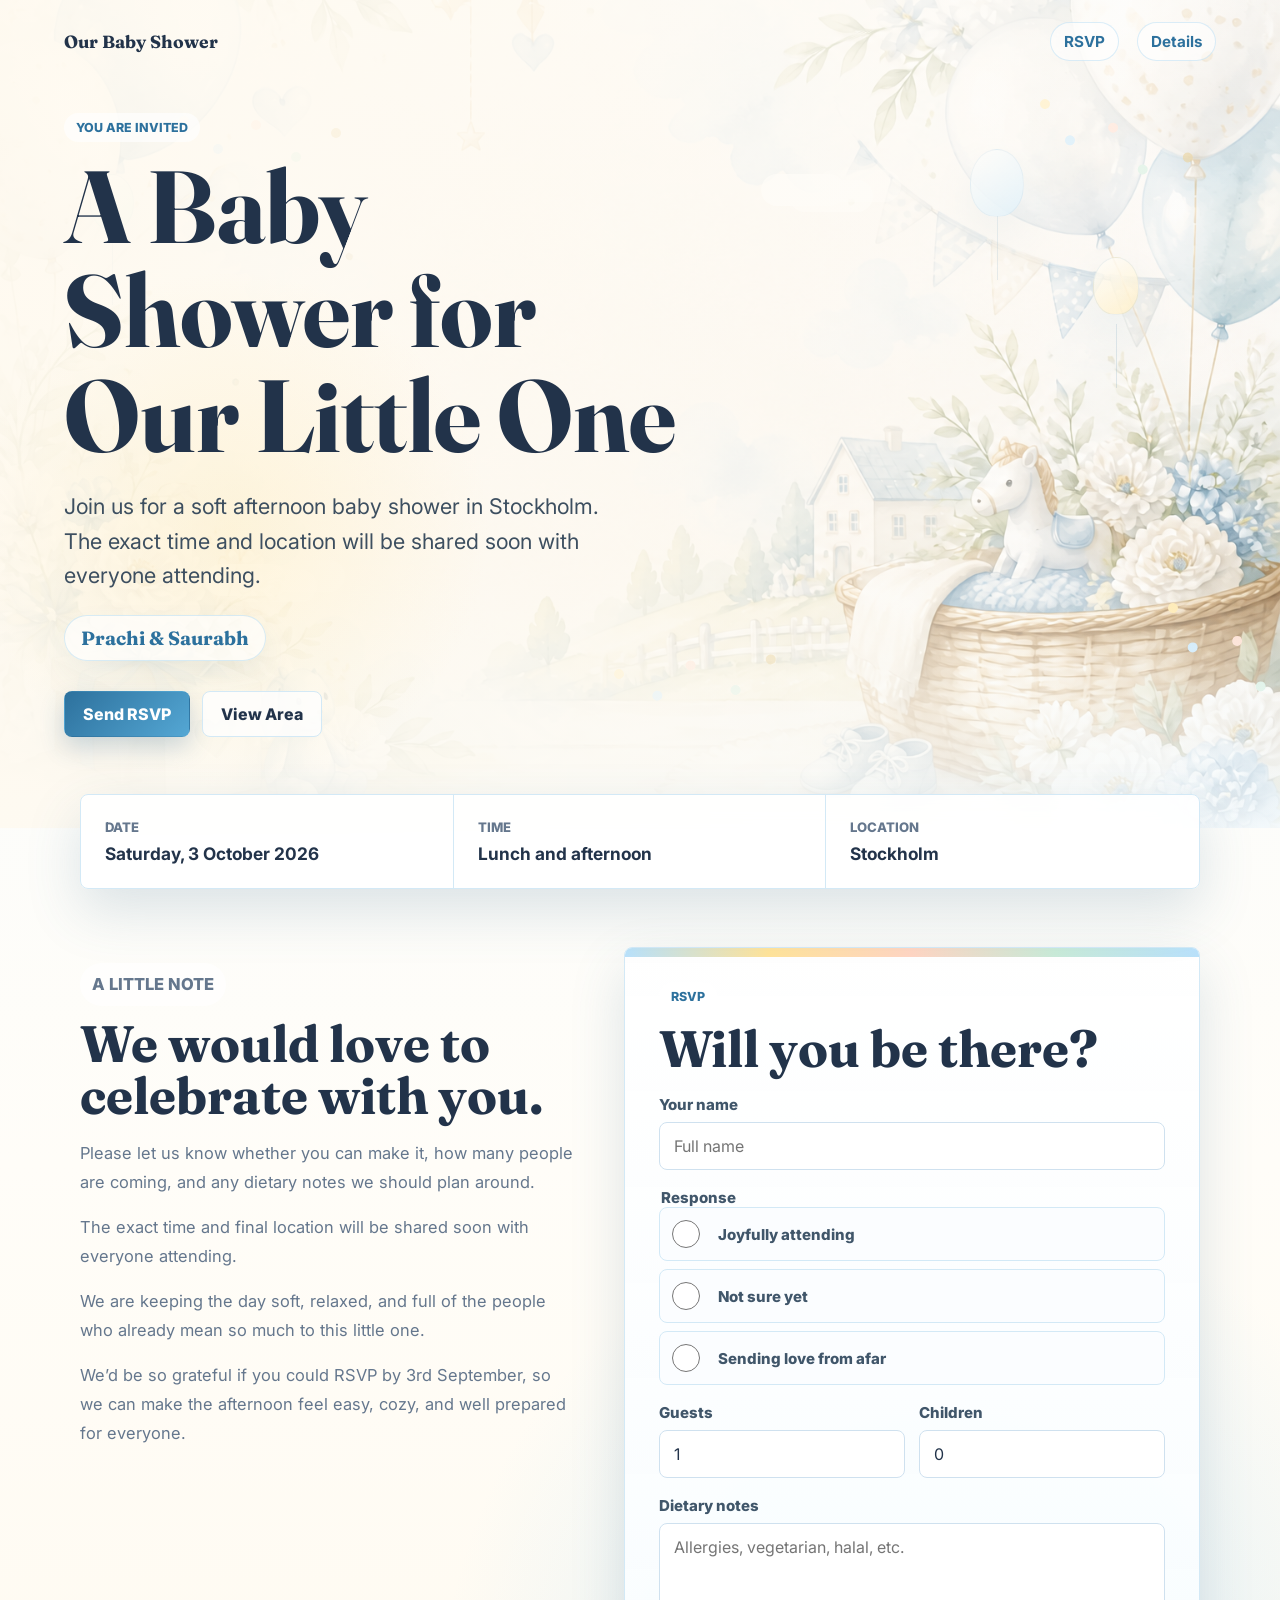
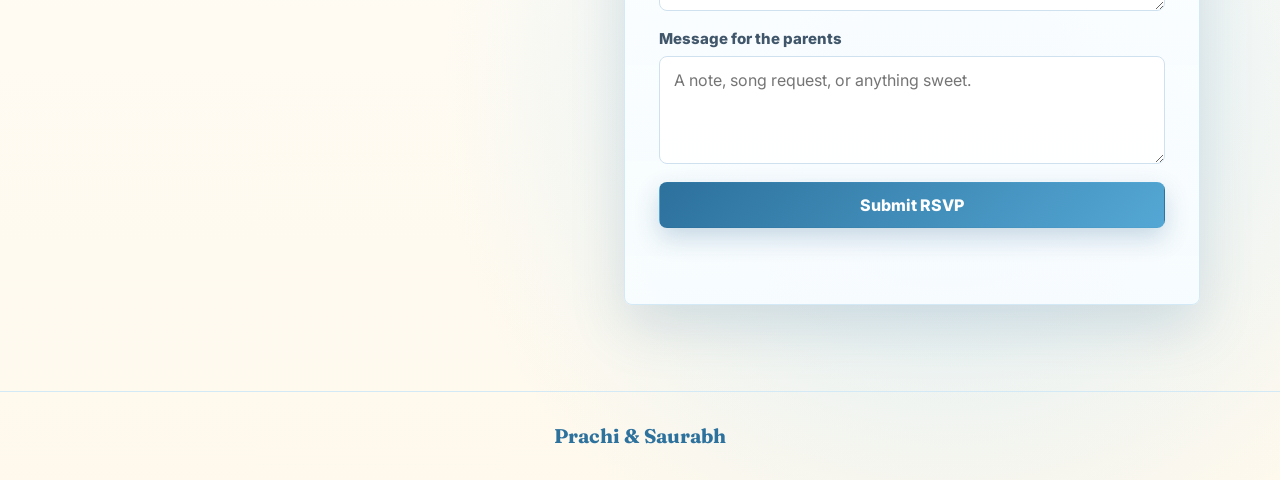
<file: index.html>
<!doctype html>
<html lang="en">
  <head>
    <meta charset="utf-8">
    <meta name="viewport" content="width=device-width, initial-scale=1">
    <meta name="description" content="RSVP for a baby shower in Stockholm.">
    <meta name="theme-color" content="#bfe4fb">
    <meta property="og:type" content="website">
    <meta property="og:url" content="https://saurabhvyas97.github.io/baby-shower-rsvp/">
    <meta property="og:title" content="A Baby Shower for Our Little One">
    <meta property="og:description" content="Join Prachi and Saurabh for a soft afternoon baby shower in Stockholm.">
    <meta property="og:image" content="https://saurabhvyas97.github.io/baby-shower-rsvp/assets/social-preview.png">
    <meta property="og:image:width" content="1200">
    <meta property="og:image:height" content="630">
    <meta property="og:image:alt" content="Soft watercolor baby shower invitation with pale blue balloons and tiny baby details">
    <meta name="twitter:card" content="summary_large_image">
    <meta name="twitter:title" content="A Baby Shower for Our Little One">
    <meta name="twitter:description" content="Join Prachi and Saurabh for a soft afternoon baby shower in Stockholm.">
    <meta name="twitter:image" content="https://saurabhvyas97.github.io/baby-shower-rsvp/assets/social-preview.png">
    <link rel="canonical" href="https://saurabhvyas97.github.io/baby-shower-rsvp/">
    <title>A Baby Shower for Our Little One</title>
    <link rel="preconnect" href="https://fonts.googleapis.com">
    <link rel="preconnect" href="https://fonts.gstatic.com" crossorigin>
    <link href="https://fonts.googleapis.com/css2?family=Fraunces:opsz,wght@9..144,600;9..144,700&family=Inter:wght@400;500;600;700&display=swap" rel="stylesheet">
    <link rel="stylesheet" href="styles.css">
  </head>
  <body class="joyful-invite">
    <header class="hero">
      <img class="hero__image" src="assets/baby-shower-hero.png" alt="Watercolor baby shower decorations with pale blue balloons, flowers, and baby shoes">
      <div class="party-sky" aria-hidden="true">
        <span class="party-sky__balloon party-sky__balloon--one"></span>
        <span class="party-sky__balloon party-sky__balloon--two"></span>
        <span class="party-sky__balloon party-sky__balloon--three"></span>
        <span class="party-sky__cloud party-sky__cloud--one"></span>
        <span class="party-sky__cloud party-sky__cloud--two"></span>
        <span class="party-sky__dot party-sky__dot--one"></span>
        <span class="party-sky__dot party-sky__dot--two"></span>
        <span class="party-sky__dot party-sky__dot--three"></span>
        <span class="party-sky__dot party-sky__dot--four"></span>
      </div>
      <nav class="topbar" aria-label="Event">
        <a class="brand" href="index.html">Our Baby Shower</a>
        <div class="topbar__links">
          <a href="#rsvp">RSVP</a>
          <a href="#details">Details</a>
        </div>
      </nav>
      <section class="hero__content" aria-labelledby="event-title">
        <p class="eyebrow">You are invited</p>
        <h1 id="event-title">A Baby Shower for Our Little One</h1>
        <p class="hero__copy" id="event-summary">Join us for a soft afternoon baby shower in Stockholm. The exact time and location will be shared soon with everyone attending.</p>
        <p class="signature">Prachi &amp; Saurabh</p>
        <div class="hero__actions">
          <a class="button button--primary" href="#rsvp">Send RSVP</a>
          <a class="button button--secondary" id="maps-link" target="_blank" rel="noreferrer">View Area</a>
        </div>
      </section>
    </header>

    <main>
      <section class="event-strip" id="details" aria-label="Event details">
        <div>
          <span>Date</span>
          <strong id="event-date">Date to be announced</strong>
        </div>
        <div>
          <span>Time</span>
          <strong id="event-time">Time to be announced</strong>
        </div>
        <div>
          <span>Location</span>
          <strong id="event-location">Stockholm</strong>
        </div>
      </section>

      <section class="content-grid" aria-label="Invitation and RSVP">
        <article class="note">
          <p class="eyebrow">A little note</p>
          <h2>We would love to celebrate with you.</h2>
          <p>
            Please let us know whether you can make it, how many people are coming,
            and any dietary notes we should plan around.
          </p>
          <p>
            The exact time and final location will be shared soon with everyone
            attending.
          </p>
          <p>
            We are keeping the day soft, relaxed, and full of the people who
            already mean so much to this little one.
          </p>
          <p>
            We’d be so grateful if you could RSVP by 3rd September, so we can 
            make the afternoon feel easy, cozy, and well prepared for everyone.
          </p>
        </article>

        <form class="rsvp-form" id="rsvp" aria-label="RSVP form">
          <div class="form-heading">
            <p class="eyebrow">RSVP</p>
            <h2>Will you be there?</h2>
          </div>

          <label>
            <span>Your name</span>
            <input name="name" type="text" autocomplete="name" required placeholder="Full name">
          </label>

          <fieldset>
            <legend>Response</legend>
            <label class="choice">
              <input type="radio" name="status" value="yes" required>
              <span>Joyfully attending</span>
            </label>
            <label class="choice">
              <input type="radio" name="status" value="maybe">
              <span>Not sure yet</span>
            </label>
            <label class="choice">
              <input type="radio" name="status" value="no">
              <span>Sending love from afar</span>
            </label>
          </fieldset>

          <div class="form-row">
            <label>
              <span>Guests</span>
              <input name="guests" type="number" min="0" max="15" value="1" required>
            </label>
            <label>
              <span>Children</span>
              <input name="children" type="number" min="0" max="8" value="0">
            </label>
          </div>

          <label>
            <span>Dietary notes</span>
            <textarea name="dietary" rows="3" placeholder="Allergies, vegetarian, halal, etc."></textarea>
          </label>

          <label>
            <span>Message for the parents</span>
            <textarea name="message" rows="4" placeholder="A note, song request, or anything sweet."></textarea>
          </label>

          <button class="button button--primary" id="submit-rsvp" type="submit">Submit RSVP</button>
          <p class="form-status" id="form-status" role="status" aria-live="polite"></p>
        </form>
      </section>
    </main>

    <footer>
      <span id="footer-text">Prachi &amp; Saurabh</span>
    </footer>

    <div class="confirmation-modal" id="confirmation-modal" role="dialog" aria-modal="true" aria-labelledby="confirmation-title" hidden>
      <div class="confirmation-modal__backdrop" data-close-confirmation></div>
      <section class="confirmation-modal__panel">
        <p class="eyebrow">RSVP received</p>
        <h2 id="confirmation-title">Thank you for letting us know.</h2>
        <p id="confirmation-copy">
          Your RSVP has been saved. We are so grateful you took a moment to reply.
        </p>
        <button class="button button--primary" type="button" data-close-confirmation>Done</button>
      </section>
    </div>

    <script src="script.js"></script>
  </body>
</html>
</file>
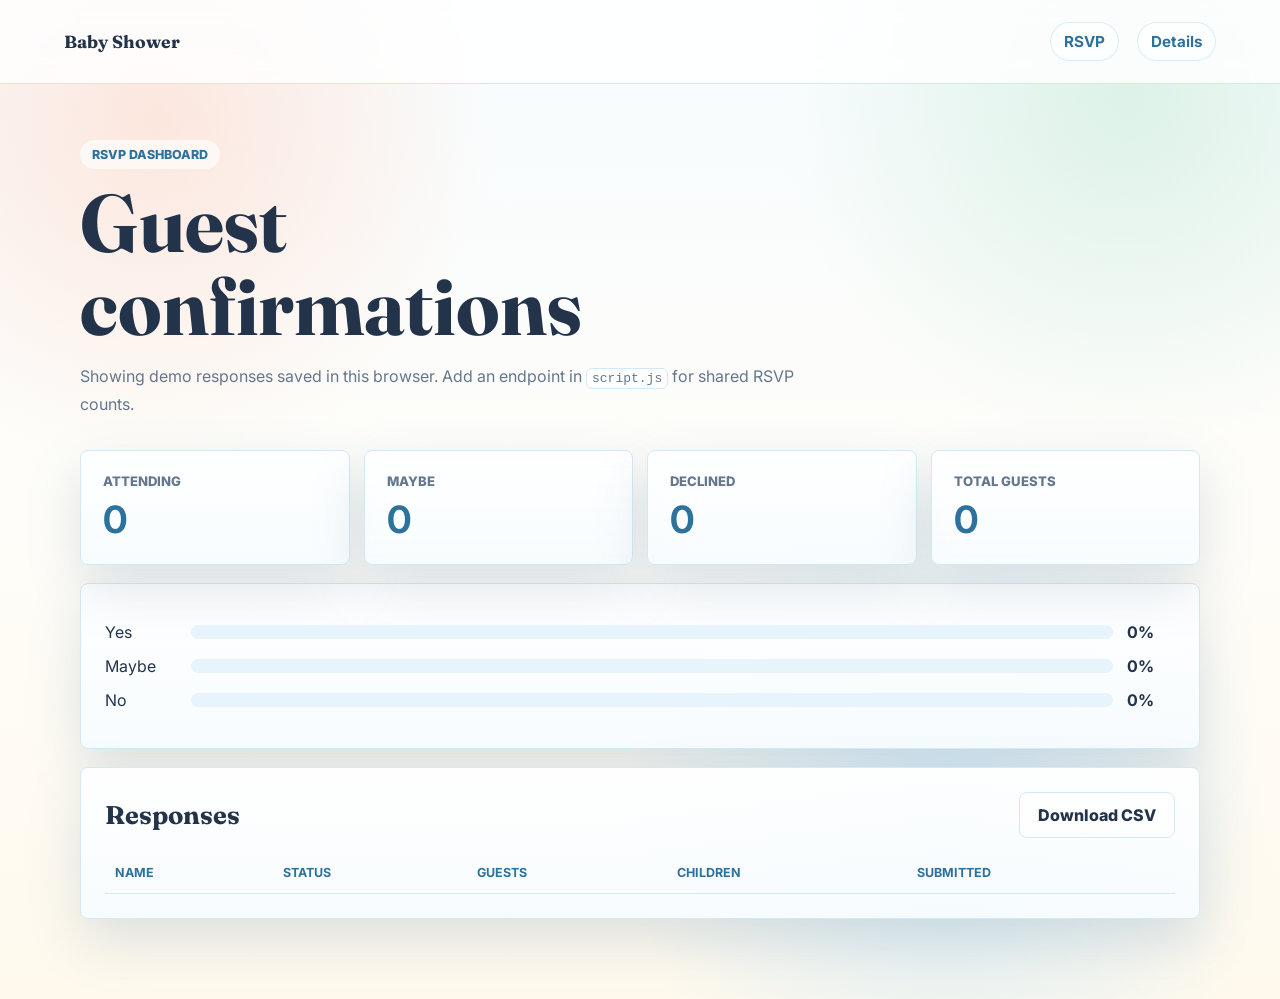
<file: stats.html>
<!doctype html>
<html lang="en">
  <head>
    <meta charset="utf-8">
    <meta name="viewport" content="width=device-width, initial-scale=1">
    <meta name="description" content="RSVP statistics for the baby shower.">
    <title>Baby Shower RSVP Stats</title>
    <link rel="preconnect" href="https://fonts.googleapis.com">
    <link rel="preconnect" href="https://fonts.gstatic.com" crossorigin>
    <link href="https://fonts.googleapis.com/css2?family=Fraunces:opsz,wght@9..144,600;9..144,700&family=Inter:wght@400;500;600;700&display=swap" rel="stylesheet">
    <link rel="stylesheet" href="styles.css">
  </head>
  <body class="stats-page">
    <nav class="topbar topbar--plain" aria-label="Stats">
      <a class="brand" href="index.html">Baby Shower</a>
      <div class="topbar__links">
        <a href="index.html#rsvp">RSVP</a>
        <a href="index.html#details">Details</a>
      </div>
    </nav>

    <main class="stats-shell">
      <section class="stats-intro">
        <p class="eyebrow">RSVP dashboard</p>
        <h1>Guest confirmations</h1>
        <p id="stats-source">Showing demo responses saved in this browser. Add an endpoint in <code>script.js</code> for shared RSVP counts.</p>
      </section>

      <section class="metric-grid" aria-label="RSVP totals">
        <article>
          <span>Attending</span>
          <strong id="metric-yes">0</strong>
        </article>
        <article>
          <span>Maybe</span>
          <strong id="metric-maybe">0</strong>
        </article>
        <article>
          <span>Declined</span>
          <strong id="metric-no">0</strong>
        </article>
        <article>
          <span>Total guests</span>
          <strong id="metric-guests">0</strong>
        </article>
      </section>

      <section class="stats-panel" aria-label="Response breakdown">
        <div class="bar-row">
          <span>Yes</span>
          <div class="bar"><i id="bar-yes"></i></div>
          <b id="bar-yes-label">0%</b>
        </div>
        <div class="bar-row">
          <span>Maybe</span>
          <div class="bar"><i id="bar-maybe"></i></div>
          <b id="bar-maybe-label">0%</b>
        </div>
        <div class="bar-row">
          <span>No</span>
          <div class="bar"><i id="bar-no"></i></div>
          <b id="bar-no-label">0%</b>
        </div>
      </section>

      <section class="stats-panel">
        <div class="table-actions">
          <h2>Responses</h2>
          <button class="button button--secondary" id="download-csv" type="button">Download CSV</button>
        </div>
        <div class="table-wrap">
          <table>
            <thead>
              <tr>
                <th>Name</th>
                <th>Status</th>
                <th>Guests</th>
                <th>Children</th>
                <th>Submitted</th>
              </tr>
            </thead>
            <tbody id="responses-table"></tbody>
          </table>
        </div>
      </section>
    </main>

    <script src="script.js"></script>
  </body>
</html>
</file>
<file: styles.css>
:root {
  color-scheme: light;
  --ink: #22334a;
  --muted: #65778d;
  --blue: #b9e1fb;
  --blue-strong: #68b9ea;
  --blue-deep: #2d719d;
  --ivory: #fff9ed;
  --paper: #ffffff;
  --sage: #9abd9c;
  --gold: #d6ad4f;
  --peach: #ffd5c3;
  --butter: #ffe39a;
  --mint: #c9ead8;
  --lilac: #d9d4ff;
  --line: #d3e9f6;
  --shadow: 0 22px 54px rgba(69, 112, 145, 0.18);
}

* {
  box-sizing: border-box;
}

html {
  scroll-behavior: smooth;
}

body {
  margin: 0;
  color: var(--ink);
  background:
    radial-gradient(circle at 12% 12%, rgba(255, 213, 195, 0.55), transparent 24%),
    radial-gradient(circle at 88% 10%, rgba(201, 234, 216, 0.58), transparent 24%),
    radial-gradient(circle at 74% 82%, rgba(185, 225, 251, 0.52), transparent 26%),
    linear-gradient(180deg, #f7fcff 0%, #fffdf8 56%, var(--ivory) 100%);
  font-family: Inter, system-ui, -apple-system, BlinkMacSystemFont, "Segoe UI", sans-serif;
}

a {
  color: inherit;
}

.hero {
  position: relative;
  min-height: 92vh;
  overflow: hidden;
  display: grid;
  align-items: center;
  padding: 92px clamp(20px, 5vw, 72px) 70px;
}

.hero__image {
  position: absolute;
  inset: 0;
  width: 100%;
  height: 100%;
  object-fit: cover;
  object-position: center;
  z-index: -2;
}

.hero::after {
  content: "";
  position: absolute;
  inset: 0;
  z-index: -1;
  background:
    radial-gradient(circle at 18% 64%, rgba(255, 227, 154, 0.26), transparent 22%),
    linear-gradient(90deg, rgba(255, 250, 240, 0.92), rgba(255, 250, 240, 0.62) 48%, rgba(255, 250, 240, 0.08)),
    linear-gradient(180deg, rgba(255, 255, 255, 0.58), rgba(255, 255, 255, 0.08) 68%, rgba(247, 252, 255, 0.94));
}

.party-sky {
  position: absolute;
  inset: 0;
  z-index: -1;
  pointer-events: none;
}

.party-sky__balloon,
.party-sky__cloud,
.party-sky__dot {
  position: absolute;
  display: block;
}

.party-sky__balloon {
  width: 54px;
  height: 68px;
  border: 1px solid rgba(45, 113, 157, 0.16);
  border-radius: 52% 52% 48% 48%;
  background: linear-gradient(145deg, rgba(255, 255, 255, 0.78), rgba(185, 225, 251, 0.88));
  box-shadow: 0 18px 38px rgba(45, 113, 157, 0.12);
  animation: bob 7s ease-in-out infinite;
}

.party-sky__balloon::after {
  content: "";
  position: absolute;
  left: 50%;
  top: 66px;
  width: 1px;
  height: 64px;
  background: rgba(45, 113, 157, 0.24);
}

.party-sky__balloon--one {
  right: 20%;
  top: 18%;
}

.party-sky__balloon--two {
  right: 11%;
  top: 31%;
  width: 46px;
  height: 58px;
  background: linear-gradient(145deg, rgba(255, 255, 255, 0.82), rgba(255, 227, 154, 0.78));
  animation-delay: -2s;
}

.party-sky__balloon--three {
  left: 7%;
  top: 21%;
  width: 44px;
  height: 56px;
  background: linear-gradient(145deg, rgba(255, 255, 255, 0.82), rgba(201, 234, 216, 0.82));
  animation-delay: -4s;
}

.party-sky__cloud {
  width: 84px;
  height: 32px;
  border-radius: 999px;
  background: rgba(255, 255, 255, 0.74);
  box-shadow:
    28px 6px 0 rgba(255, 255, 255, 0.5),
    56px -4px 0 rgba(255, 255, 255, 0.36);
  animation: drift 10s ease-in-out infinite;
}

.party-sky__cloud--one {
  left: 16%;
  bottom: 28%;
}

.party-sky__cloud--two {
  right: 34%;
  top: 21%;
  animation-delay: -5s;
}

.party-sky__dot {
  width: 10px;
  height: 10px;
  border-radius: 999px;
  background: var(--butter);
  box-shadow:
    34px 28px 0 var(--blue),
    72px 4px 0 var(--peach),
    112px 36px 0 var(--mint),
    152px 12px 0 rgba(214, 173, 79, 0.72);
}

.party-sky__dot--one {
  left: 14%;
  top: 14%;
}

.party-sky__dot--two {
  right: 18%;
  top: 12%;
  transform: rotate(16deg);
}

.party-sky__dot--three {
  left: 48%;
  bottom: 18%;
  transform: rotate(-10deg);
}

.party-sky__dot--four {
  right: 8%;
  bottom: 26%;
  transform: rotate(24deg);
}

.topbar {
  position: absolute;
  top: 0;
  left: 0;
  right: 0;
  display: flex;
  justify-content: space-between;
  align-items: center;
  gap: 16px;
  padding: 22px clamp(20px, 5vw, 72px);
  z-index: 2;
}

.topbar--plain {
  position: static;
  background: rgba(255, 255, 255, 0.82);
  border-bottom: 1px solid var(--line);
  backdrop-filter: blur(12px);
}

.brand {
  font-family: Fraunces, Georgia, serif;
  font-weight: 700;
  font-size: 1.1rem;
  text-decoration: none;
}

.topbar__links {
  display: flex;
  gap: 18px;
  color: var(--blue-deep);
  font-size: 0.95rem;
  font-weight: 700;
}

.topbar__links a {
  border: 1px solid rgba(104, 185, 234, 0.24);
  border-radius: 999px;
  background: rgba(255, 255, 255, 0.58);
  padding: 9px 13px;
  text-decoration: none;
}

.hero__content {
  width: min(680px, 100%);
  position: relative;
}

.eyebrow {
  width: fit-content;
  margin: 0 0 12px;
  border-radius: 999px;
  background: rgba(255, 255, 255, 0.66);
  padding: 7px 12px;
  color: var(--blue-deep);
  font-size: 0.78rem;
  font-weight: 800;
  letter-spacing: 0;
  text-transform: uppercase;
}

h1,
h2 {
  margin: 0;
  font-family: Fraunces, Georgia, serif;
  line-height: 1.02;
}

h1 {
  max-width: 11ch;
  font-size: clamp(3.15rem, 8vw, 7.1rem);
  text-wrap: balance;
}

h2 {
  font-size: clamp(2rem, 4vw, 3.25rem);
}

.hero__copy {
  max-width: 560px;
  margin: 22px 0 0;
  color: #3d4f60;
  font-size: clamp(1.05rem, 2vw, 1.35rem);
  line-height: 1.6;
}

.signature {
  width: fit-content;
  margin: 22px 0 0;
  border: 1px solid rgba(104, 185, 234, 0.26);
  border-radius: 999px;
  background: rgba(255, 255, 255, 0.66);
  color: var(--blue-deep);
  padding: 10px 16px;
  font-family: Fraunces, Georgia, serif;
  font-size: 1.2rem;
  font-weight: 700;
  box-shadow: 0 14px 30px rgba(45, 113, 157, 0.08);
}

.hero__actions,
.table-actions {
  display: flex;
  flex-wrap: wrap;
  gap: 12px;
  align-items: center;
}

.hero__actions {
  margin-top: 30px;
}

.button {
  min-height: 46px;
  border: 1px solid transparent;
  border-radius: 8px;
  padding: 12px 18px;
  display: inline-flex;
  align-items: center;
  justify-content: center;
  gap: 8px;
  color: var(--ink);
  font: inherit;
  font-weight: 800;
  text-decoration: none;
  cursor: pointer;
  transition: transform 160ms ease, box-shadow 160ms ease, opacity 160ms ease;
}

.button:hover {
  transform: translateY(-1px);
}

.button--primary {
  background: linear-gradient(135deg, var(--blue-deep), #54a7d4);
  color: white;
  box-shadow: 0 10px 24px rgba(47, 102, 141, 0.24);
}

.button--secondary {
  background: rgba(255, 255, 255, 0.78);
  border-color: var(--line);
}

.button:disabled {
  cursor: wait;
  opacity: 0.58;
  box-shadow: none;
}

.event-strip,
.joy-band,
.content-grid,
.stats-shell {
  width: min(1120px, calc(100% - 32px));
  margin-inline: auto;
}

.event-strip {
  margin-top: -34px;
  position: relative;
  z-index: 3;
  display: grid;
  grid-template-columns: repeat(3, 1fr);
  background: rgba(255, 255, 255, 0.88);
  border: 1px solid var(--line);
  border-radius: 8px;
  box-shadow: var(--shadow);
  backdrop-filter: blur(14px);
}

.event-strip div {
  padding: 24px;
  border-right: 1px solid var(--line);
}

.event-strip div:last-child {
  border-right: 0;
}

.event-strip span,
.metric-grid span {
  display: block;
  color: var(--muted);
  font-size: 0.82rem;
  font-weight: 800;
  text-transform: uppercase;
}

.event-strip strong,
.metric-grid strong {
  display: block;
  margin-top: 8px;
  font-size: 1.08rem;
}

.joy-band {
  display: grid;
  grid-template-columns: repeat(3, 1fr);
  gap: 14px;
  padding-top: 38px;
}

.joy-band div {
  position: relative;
  overflow: hidden;
  border: 1px solid rgba(104, 185, 234, 0.22);
  border-radius: 8px;
  background:
    linear-gradient(135deg, rgba(255, 255, 255, 0.92), rgba(247, 252, 255, 0.82)),
    radial-gradient(circle at 84% 24%, rgba(255, 227, 154, 0.58), transparent 34%);
  padding: 20px;
  box-shadow: 0 16px 34px rgba(69, 112, 145, 0.11);
}

.joy-band div::after {
  content: "";
  position: absolute;
  right: -18px;
  bottom: -24px;
  width: 86px;
  height: 86px;
  border-radius: 999px;
  background: rgba(185, 225, 251, 0.52);
}

.joy-band span,
.joy-band strong {
  position: relative;
  z-index: 1;
  display: block;
}

.joy-band span {
  color: var(--muted);
  font-size: 0.82rem;
  font-weight: 800;
  text-transform: uppercase;
}

.joy-band strong {
  margin-top: 6px;
  color: var(--blue-deep);
  font-family: Fraunces, Georgia, serif;
  font-size: clamp(1.45rem, 3vw, 2rem);
}

.content-grid {
  display: grid;
  grid-template-columns: minmax(0, 0.86fr) minmax(360px, 1fr);
  gap: clamp(24px, 4vw, 48px);
  padding: 58px 0 86px;
  align-items: start;
}

.note {
  position: sticky;
  top: 22px;
  padding-top: 16px;
}

.note p {
  color: var(--muted);
  font-size: 1.03rem;
  line-height: 1.75;
}

code {
  border: 1px solid var(--line);
  border-radius: 6px;
  background: rgba(255, 255, 255, 0.8);
  padding: 2px 5px;
}

.rsvp-form,
.stats-panel,
.metric-grid article {
  background:
    linear-gradient(180deg, rgba(255, 255, 255, 0.96), rgba(247, 252, 255, 0.92));
  border: 1px solid var(--line);
  border-radius: 8px;
  box-shadow: var(--shadow);
}

.rsvp-form {
  position: relative;
  overflow: hidden;
  display: grid;
  gap: 18px;
  padding: clamp(22px, 4vw, 34px);
}

.rsvp-form::before {
  content: "";
  position: absolute;
  inset: 0 0 auto;
  height: 9px;
  background: linear-gradient(90deg, var(--blue), var(--butter), var(--peach), var(--mint), var(--blue));
}

.form-heading {
  margin-bottom: 2px;
}

label,
fieldset {
  display: grid;
  gap: 8px;
  min-width: 0;
}

label span,
legend {
  color: #40566a;
  font-size: 0.94rem;
  font-weight: 800;
}

input,
textarea {
  width: 100%;
  border: 1px solid #cfe1ef;
  border-radius: 8px;
  background: rgba(255, 255, 255, 0.94);
  color: var(--ink);
  font: inherit;
  padding: 13px 14px;
  outline: none;
}

input:focus,
textarea:focus {
  border-color: var(--blue-strong);
  box-shadow: 0 0 0 4px rgba(169, 215, 246, 0.35);
}

fieldset {
  margin: 0;
  padding: 0;
  border: 0;
}

.choice {
  display: grid;
  grid-template-columns: 34px minmax(0, 1fr);
  align-items: center;
  gap: 12px;
  border: 1px solid var(--line);
  border-radius: 8px;
  padding: 12px;
  background: #fbfdff;
  transition: border-color 160ms ease, background 160ms ease, transform 160ms ease;
}

.choice:hover {
  border-color: var(--blue-strong);
  background: #f4fbff;
  transform: translateX(2px);
}

.choice input {
  width: 28px;
  height: 28px;
  margin: 0;
  accent-color: var(--blue-deep);
}

.form-row {
  display: grid;
  grid-template-columns: repeat(2, minmax(0, 1fr));
  gap: 14px;
}

.form-status {
  min-height: 24px;
  margin: 0;
  color: var(--blue-deep);
  font-weight: 800;
}

footer {
  border-top: 1px solid var(--line);
  padding: 32px 20px;
  color: var(--blue-deep);
  font-family: Fraunces, Georgia, serif;
  font-size: 1.24rem;
  font-weight: 700;
  text-align: center;
}

.confirmation-modal[hidden] {
  display: none;
}

.confirmation-modal {
  position: fixed;
  inset: 0;
  z-index: 20;
  display: grid;
  place-items: center;
  padding: 20px;
}

.confirmation-modal__backdrop {
  position: absolute;
  inset: 0;
  background: rgba(33, 50, 68, 0.36);
  backdrop-filter: blur(5px);
}

.confirmation-modal__panel {
  position: relative;
  width: min(460px, 100%);
  border: 1px solid var(--line);
  border-radius: 8px;
  background: rgba(255, 255, 255, 0.96);
  box-shadow: var(--shadow);
  padding: clamp(24px, 6vw, 38px);
}

.confirmation-modal__panel h2 {
  font-size: clamp(1.9rem, 5vw, 2.8rem);
}

.confirmation-modal__panel p:not(.eyebrow) {
  color: var(--muted);
  line-height: 1.7;
  margin: 16px 0 22px;
}

.stats-page {
  min-height: 100vh;
}

.stats-shell {
  padding: 56px 0 80px;
}

.stats-intro {
  max-width: 720px;
}

.stats-intro h1 {
  max-width: none;
  font-size: clamp(2.6rem, 7vw, 5.1rem);
}

.stats-intro p:last-child {
  color: var(--muted);
  line-height: 1.7;
}

.metric-grid {
  display: grid;
  grid-template-columns: repeat(4, 1fr);
  gap: 14px;
  margin: 32px 0 18px;
}

.metric-grid article {
  padding: 22px;
}

.metric-grid strong {
  color: var(--blue-deep);
  font-size: 2.35rem;
}

.stats-panel {
  margin-top: 18px;
  padding: 24px;
}

.bar-row {
  display: grid;
  grid-template-columns: 72px minmax(0, 1fr) 48px;
  gap: 14px;
  align-items: center;
  margin: 14px 0;
}

.bar {
  height: 14px;
  overflow: hidden;
  border-radius: 999px;
  background: #e8f4fb;
}

.bar i {
  display: block;
  width: 0;
  height: 100%;
  border-radius: inherit;
  background: linear-gradient(90deg, var(--blue-strong), var(--sage));
}

.table-actions {
  justify-content: space-between;
  margin-bottom: 14px;
}

.table-actions h2 {
  font-size: 1.6rem;
}

.table-wrap {
  overflow-x: auto;
}

table {
  width: 100%;
  border-collapse: collapse;
  min-width: 680px;
}

th,
td {
  border-bottom: 1px solid var(--line);
  padding: 13px 10px;
  text-align: left;
  vertical-align: top;
}

th {
  color: var(--blue-deep);
  font-size: 0.78rem;
  text-transform: uppercase;
}

td {
  color: #40566a;
}

@media (max-width: 820px) {
  .hero {
    min-height: 94vh;
    align-items: center;
    background-image: url("assets/baby-shower-hero.png");
    background-position: 60% 96px;
    background-repeat: no-repeat;
    background-size: 185% auto;
    padding-top: 112px;
  }

  .hero__image {
    display: none;
  }

  .hero::after {
    background:
      radial-gradient(ellipse at 28% 54%, rgba(255, 250, 240, 0.98), rgba(255, 250, 240, 0.78) 50%, rgba(255, 250, 240, 0.22) 76%),
      linear-gradient(90deg, rgba(255, 250, 240, 0.94), rgba(255, 250, 240, 0.76) 62%, rgba(255, 250, 240, 0.22)),
      linear-gradient(180deg, rgba(255, 255, 255, 0.16), rgba(255, 255, 255, 0.04) 54%, rgba(255, 249, 237, 0.9));
  }

  .topbar {
    align-items: flex-start;
  }

  .topbar__links {
    gap: 12px;
  }

  .hero__content {
    padding-top: 48px;
  }

  h1 {
    font-size: clamp(2.8rem, 15vw, 4.7rem);
  }

  .event-strip,
  .joy-band,
  .content-grid,
  .metric-grid {
    grid-template-columns: 1fr;
  }

  .joy-band {
    padding-top: 28px;
  }

  .note {
    position: static;
  }

  .event-strip div {
    border-right: 0;
    border-bottom: 1px solid var(--line);
  }

  .event-strip div:last-child {
    border-bottom: 0;
  }

  .content-grid {
    padding-top: 48px;
  }
}

@media (max-width: 560px) {
  .topbar {
    padding-inline: 16px;
  }

  .hero {
    background-position: 62% 92px;
    background-size: 220% auto;
    min-height: 94vh;
    padding: 112px 16px 46px;
  }

  .hero::after {
    background:
      radial-gradient(ellipse at 32% 54%, rgba(255, 250, 240, 0.99), rgba(255, 250, 240, 0.86) 54%, rgba(255, 250, 240, 0.3) 80%),
      linear-gradient(90deg, rgba(255, 250, 240, 0.96), rgba(255, 250, 240, 0.84) 66%, rgba(255, 250, 240, 0.26)),
      linear-gradient(180deg, rgba(255, 255, 255, 0.16), rgba(255, 255, 255, 0.04) 50%, rgba(255, 249, 237, 0.92));
  }

  .choice {
    grid-template-columns: 42px minmax(0, 1fr);
    gap: 14px;
    padding: 14px;
  }

  .choice input {
    width: 32px;
    height: 32px;
  }

  .topbar__links a {
    padding: 8px 10px;
  }

  .party-sky__balloon--one {
    right: 12%;
    top: 20%;
  }

  .party-sky__balloon--two,
  .party-sky__cloud--two,
  .party-sky__dot--four {
    display: none;
  }

  .hero__actions,
  .form-row {
    grid-template-columns: 1fr;
    display: grid;
  }

  .button {
    width: 100%;
  }

  .bar-row {
    grid-template-columns: 58px minmax(0, 1fr) 42px;
    gap: 10px;
  }
}

@keyframes bob {
  0%,
  100% {
    transform: translateY(0) rotate(-2deg);
  }

  50% {
    transform: translateY(-12px) rotate(3deg);
  }
}

@keyframes drift {
  0%,
  100% {
    transform: translateX(0);
  }

  50% {
    transform: translateX(14px);
  }
}
</file>
